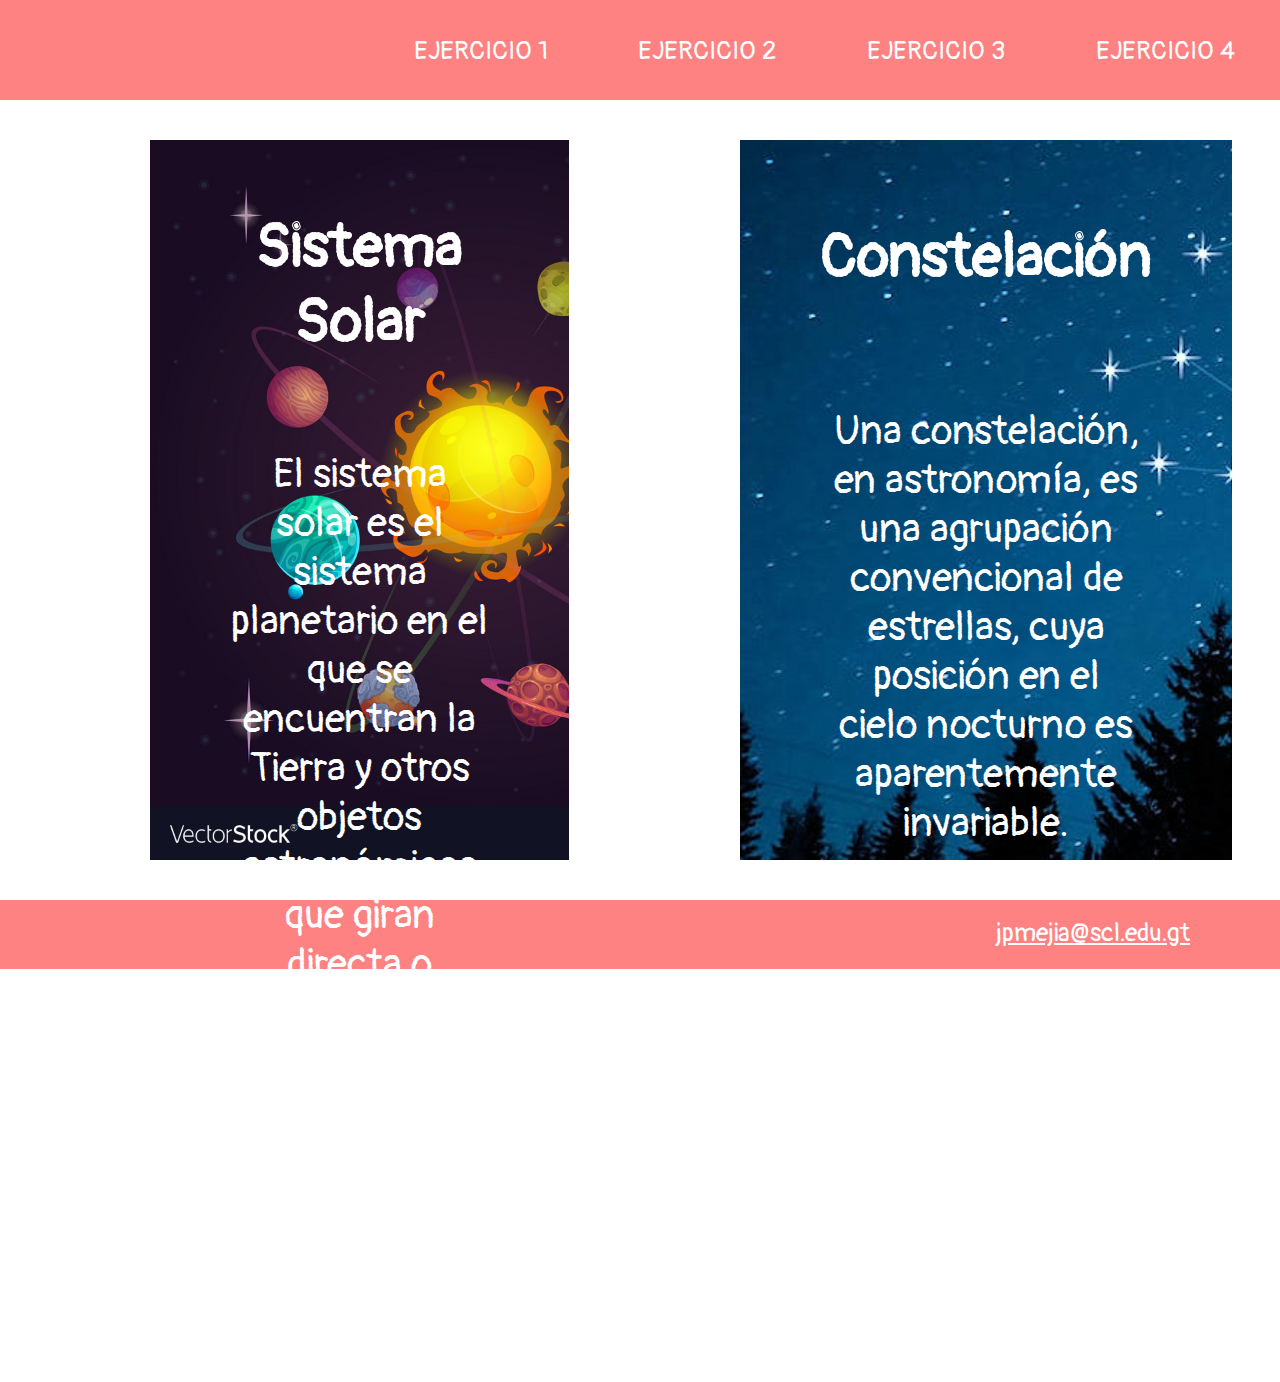
<file: index.html>
<!DOCTYPE html>
<html>
    <head>
        <link href="https://fonts.googleapis.com/css2?family=Pangolin&display=swap" rel="stylesheet">
        
        <meta charset="utf-8">
        <title>El sístema solar</title>
        <link rel="stylesheet" href="css/index.css">
        <link rel="stylesheet" href="css/nav.css">
        <link rel="stylesheet" href="css/footer.css">
    </head>
    <body>
        <header>
            <ul>
                <a href="index.html"><li> EJERCICIO 1</li></a>
                <a href="ejercicio2.html"><li> EJERCICIO 2</li></a>
                <a href="ejercicio3.html"><li> EJERCICIO 3</li></a>
                <li> EJERCICIO 4</li>
            </ul>
        </header>
        
        <article>
            <div class="div1">
            <h1 class="info"> Sistema Solar</h1>
            
            <p class="parrafo1">
                El sistema solar es el sistema planetario en el que se encuentran la Tierra y otros objetos astronómicos que giran directa o indirectamente en una órbita alrededor de una única estrella conocida como el Sol.</p>
            </div>
                
            <div class="div2">
            <h2 class="info1"> Constelación </h2>
                
            <p class="parrafo2">Una constelación, en astronomía, es una agrupación convencional de estrellas, cuya posición en el cielo nocturno es aparentemente invariable.
                </p>
            </div>
        </article>
    <footer>
        <a href="#">jpmejia@scl.edu.gt</a> 
    </footer>
    </body>
    
    <html>
</file>
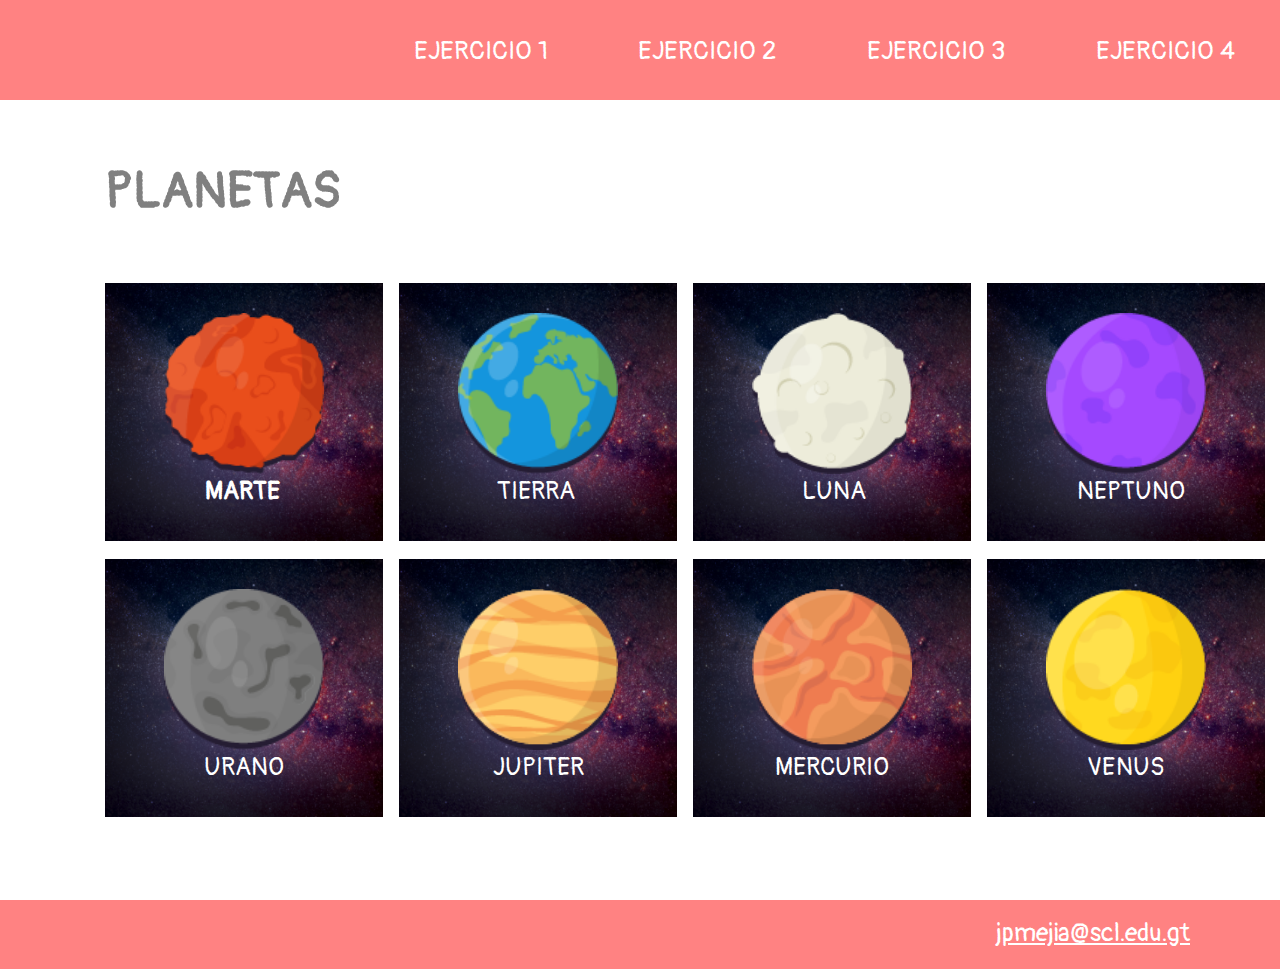
<file: ejercicio2.html>
<!DOCTYPE html>
<html>
    <head>
        <link href="https://fonts.googleapis.com/css2?family=Pangolin&display=swap" rel="stylesheet">
        
        <meta charset="utf-8">
        <link rel="stylesheet" href="css/2.css">
        <link rel="stylesheet" href="css/nav.css">
        <link rel="stylesheet" href="css/footer.css">
        <title>El sístema solar</title>
    </head>
    <body>
        <header>
            <ul>
                <a href="index.html"><li> EJERCICIO 1</li></a>
                <a href="ejercicio2.html"><li> EJERCICIO 2</li></a>
                <a href="ejercicio3.html"><li> EJERCICIO 3</li></a>
                <li> EJERCICIO 4</li>
            </ul>
        </header>
        
        <article> 
            <h5 class="pelo colo">PLANETAS</h5>
            <div class= "caja_img"> 
                <img src="img/Recurso%201.png" width="160" height="161">
                    <h6 class="nariz"> MARTE</h6>
            </div>
            <div class= "caja_img2"> 
                <img src="img/Recurso%202.png" width="160" height="161">
                    <h7 class="nariz2"> TIERRA</h7>
            </div>
            <div class= "caja_img3"> 
                <img src="img/Recurso%203.png" width="160" height="161">
                    <h8 class="nariz3"> LUNA</h8>
            </div>
            <div class= "caja_img4"> 
                <img src="img/Recurso%204.png" width="160" height="161">
                    <h9 class="nariz4"> NEPTUNO</h9>
            </div>
            <div class= "caja_img5"> 
                <img src="img/Recurso%205.png" width="211" height="158">
                    <h10 class="nariz5"> SATURNO</h10>
            </div>
             <div class= "caja_img6"> 
                <img src="img/Recurso%206.png" width="160" height="161">
                    <h11 class="nariz6"> URANO</h11>
            </div>
            <div class= "caja_img7"> 
                <img src="img/Recurso%207.png" width="160" height="161">
                    <h12 class="nariz7"> JUPITER</h12>
            </div>
            <div class= "caja_img8"> 
                <img src="img/Recurso%208.png" width="160" height="161">
                    <h13 class="nariz8"> MERCURIO</h13>
            </div>
            <div class= "caja_img9"> 
                <img src="img/Recurso%209.png" width="160" height="161">
                    <h14 class="nariz9"> VENUS</h14>
            </div>
            <div class= "caja_img10"> 
                <img src="img/5601.png" width="160px" height="161px">
                    <h15 class="nariz10"> SATÉLITE</h15>
            </div>
        </article>
    <footer>
        <a href="#">jpmejia@scl.edu.gt</a> 
    </footer>
    </body>
    
    <html>
</file>
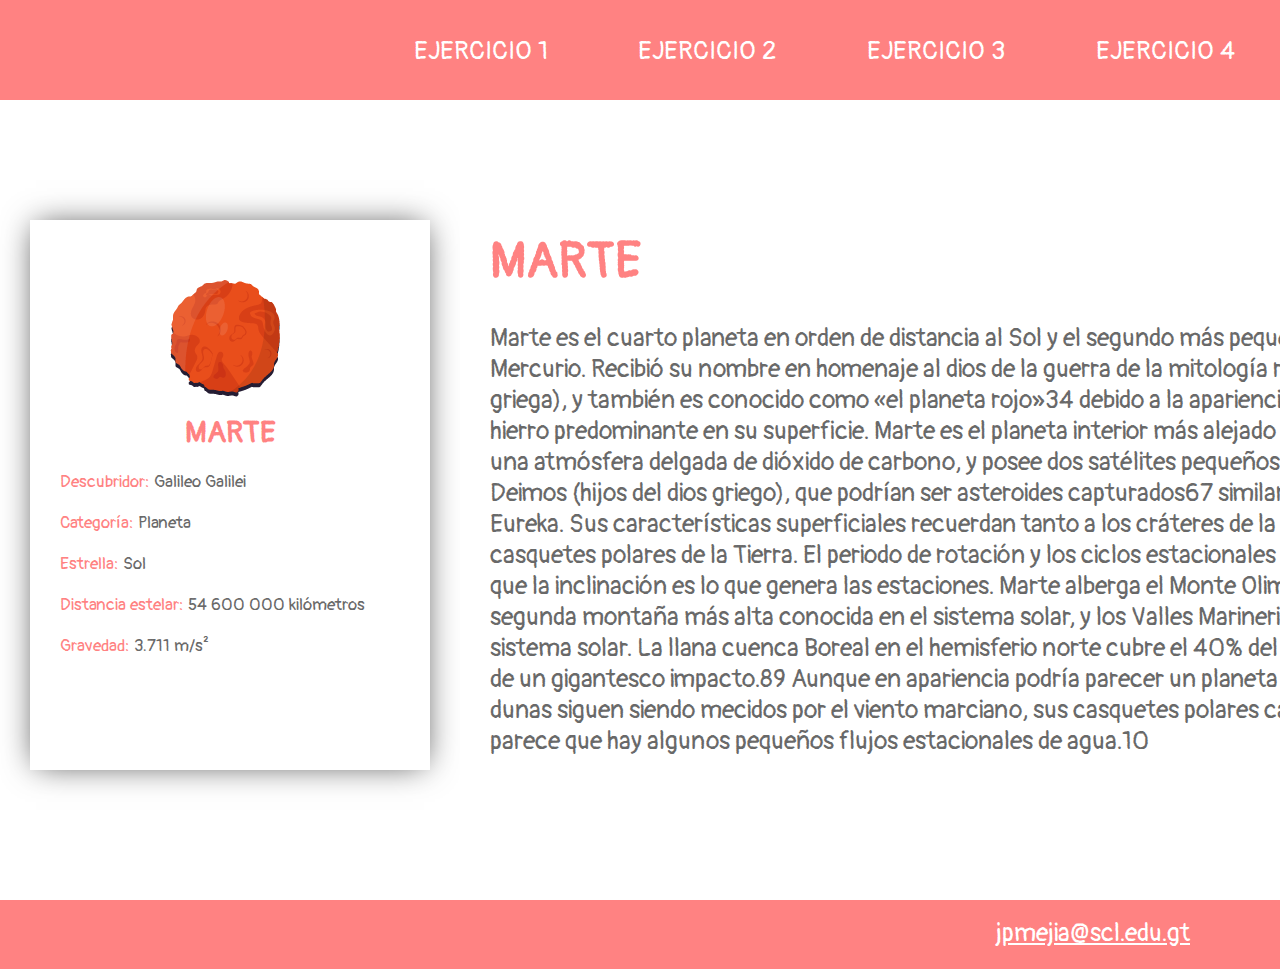
<file: ejercicio3.html>
<!DOCTYPE html>
<html>
    <head>
        <link href="https://fonts.googleapis.com/css2?family=Pangolin&display=swap" rel="stylesheet">
        
        <meta charset="utf-8">
        <link rel="stylesheet" href="css/3.css">
        <link rel="stylesheet" href="css/nav.css">
        <link rel="stylesheet" href="css/footer.css">
        <title>El sístema solar</title>
    </head>
    <body>
        <header>
            <ul>
                <a href="index.html"><li> EJERCICIO 1</li></a>
                <a href="ejercicio2.html"><li> EJERCICIO 2</li></a>
                <a href="ejercicio3.html"><li> EJERCICIO 3</li></a>
                <li> EJERCICIO 4</li>
            </ul>
        </header>
        
        <article>
            <div class="cuadro1">
                <div class="cuadro">
                    <img src="img/Recurso%201.png">
                    <h5> MARTE </h5>
                    <p>Descubridor: <span>Galileo Galilei</span></p>
                    <p>Categoría: <span> Planeta</span></p>
                    <p>Estrella: <span> Sol</span></p>
                    <p>Distancia estelar: <span> 54 600 000 kilómetros</span></p>
                    <p>Gravedad: <span> 3.711 m/s²</span></p>
                </div>
            </div>
            <div class="cuadro2">
                <h6> MARTE </h6>
                    <p>Marte es el cuarto planeta en orden de distancia al Sol y el segundo más pequeño del sistema solar, después de Mercurio. Recibió su nombre en homenaje al dios de la guerra de la mitología romana (Ares en la mitología griega), y también es conocido como «el planeta rojo»3​4​ debido a la apariencia rojiza5​ que le confiere el óxido de hierro predominante en su superficie. Marte es el planeta interior más alejado del Sol. Es un planeta telúrico con una atmósfera delgada de dióxido de carbono, y posee dos satélites pequeños y de forma irregular, Fobos y Deimos (hijos del dios griego), que podrían ser asteroides capturados6​7​ similares al asteroide troyano (5261) Eureka. Sus características superficiales recuerdan tanto a los cráteres de la Luna como a los valles, desiertos y casquetes polares de la Tierra. 
                    El periodo de rotación y los ciclos estacionales son similares a los de la Tierra, ya que la inclinación es lo que genera las estaciones. Marte alberga el Monte Olimpo, el volcán más grande y la segunda montaña más alta conocida en el sistema solar, y los Valles Marineris, uno de los mayores cañones del sistema solar. La llana cuenca Boreal en el hemisferio norte cubre el 40% del planeta y puede ser característica de un gigantesco impacto.8​9​ Aunque en apariencia podría parecer un planeta muerto, no lo es. Sus campos de dunas siguen siendo mecidos por el viento marciano, sus casquetes polares cambian con las estaciones e incluso parece que hay algunos pequeños flujos estacionales de agua.10​
                    </p>
        
            </div>
        </article>
    <footer>
        <a href="#">jpmejia@scl.edu.gt</a> 
    </footer>
    </body>
<html>
</file>
<file: css/index.css>
*{
    margin: 0;
    padding: 0;
    font-family: "Pangolin", cursive;
}
header {
    width: 100%;
    height: 80px;
    background-color: #ff8282;
}
header ul{
    float: right;
    display: flex;
    flex-direction: row;
}
header ul li {
    display: inline-block;
    color: #ffffff;
    font-size: 26px;
    margin: 26px 45px 0px 45px;
}

article {
    width: 100%;
    height: 100%;
    background-color: #ffffff;
    display: flex;
}
.div1{
    width: 680px;
    height: 660px;
    background-image: url(../img/sun.jpg);
    background-repeat: no-repeat;
    background-size: cover;
    margin: 40px;
    margin-right: 1px;
    margin-left: 150PX;
    margin-bottom: 40px;
    padding: 30px 30px 30px 30px;
    text-align: center;
}
.info{
    font-size: 60px;
    font-family: 'Pangolin', cursive;
    display: inline-block;
    color: #ffffff;
    text-align: center;
    margin: 40px;
}
.parrafo1{
    font-size: 40px;
    font-family: 'Pangolin', cursive;
    display: inline-block;
    color: #ffffff;
    text-align: center;
    margin: 50px;
}
.div2{
    width: 720px;
    height: 720px;
    background-image: url(../img/constelacion.jpg);
    background-repeat: no-repeat;
    background-size: cover;
    margin: 40px;
    margin-right: 100px;
    margin-left: 170PX;
    margin-bottom: 40px;
    text-align: center;
}
.info1{
    font-size: 60px;
    font-family: 'Pangolin', cursive;
    display: inline-block;
    color: #ffffff;
    text-align: center;
    margin: 80px;
    margin-bottom: 20px;
    
}
.parrafo2{
    font-size: 40px;
    font-family: 'Pangolin', cursive;
    display: inline-block;
    color: #ffffff;
    text-align: center;
    margin: 92px;
}
</file>
<file: css/nav.css>
*{
    margin: 0;
    padding: 0;
    font-family: "Pangolin", cursive;
    font-size: 5px;
}
header {
    width: 100%;
    height:  100px;
    background-color: #FF8282;
}
header ul {
    float: right;
    display: flex;
    flex-direction: row;
}

header ul li{
    display: inline-block;
    color: #ffffff;
    font-size: 26px;
    margin: 35px 45px 0px 45px;
}

.body {
    width: 1200px;
    height: auto;
    margin: auto;
    padding-top: 50px;
}
</file>
<file: css/footer.css>
footer{
    height: 51px;
    width: auto;
    background-color: #ff8282;
    text-align: end;
    padding-top: 18px;
}
footer a{
    font-size: 25px;
    font-family: 'Pangolin', cursive;
    margin-right: 90px;
    color: #ffffff;
}
</file>
<file: css/2.css>
*{
    margin: 0;
    padding: 0;
}

article{
    height: 800px;
    width: 1650px;
    background-color: #ffffff;
    margin: auto;
    padding-left: 20px;
}
.pelo{
    font-size: 50px;
    font-family: 'Pangolin', cursive;
    display: inline-block;
    margin-top: 60px;
    margin-right: 1445px;
    margin-left: 85px;
}
.colo{
    color: gray;
}
.caja_img{
    width: 278px;
    height: 258px;
    background-image: url(../img/93121.png);
    background-repeat: no-repeat;
    background-size: cover;
    margin-top: 60px;
    margin-left: 40px;
    display: inline-block;
    margin-left: 85px;
    text-align: center;
}
.nariz{
    color: #ffffff;
    font-size: 25px;
    font-family: 'Pangolin', cursive;
    display: inline-block;
    margin-left: 54px;
    margin-right: 58px;
}
.caja_img2{
    width: 278px;
    height: 258px;
    background-image: url(../img/93121.png);
    background-repeat: no-repeat;
    background-size: cover;
    margin-top: 60px;
    margin-left: 40px;
    display: inline-block;
    margin-left: 15px;
    text-align: center;
}
.nariz2{
    color: #ffffff;
    font-size: 25px;
    font-family: 'Pangolin', cursive;
    margin-top: 8px;
    margin-left: 54px;
    margin-right: 58px;
}
.caja_img3{
    width: 278px;
    height: 258px;
    background-image: url(../img/93121.png);
    background-repeat: no-repeat;
    background-size: cover;
    margin-top: 20px;
    margin-left: 60px;
    display: inline-block;
    margin-left: 15px;
    text-align: center;
}
.nariz3{
    color: #ffffff;
    font-size: 25px;
    font-family: 'Pangolin', cursive;
    margin-left: 54px;
    margin-right: 50px;
}
.caja_img4{
    width: 278px;
    height: 258px;
    background-image: url(../img/93121.png);
    background-repeat: no-repeat;
    background-size: cover;
    margin-top: 60px;
    margin-left: 40px;
    display: inline-block;
    margin-left: 15px;
    text-align: center;
}
.nariz4{
    color: #ffffff;
    font-size: 25px;
    font-family: 'Pangolin', cursive;
    margin-left: 50px;
    margin-right: 40px;
}
.caja_img5{
    width: 278px;
    height: 258px;
    background-image: url(../img/93121.png);
    background-repeat: no-repeat;
    background-size: cover;
    margin-top: 15px;
    margin-left: 40px;
    display: inline-block;
    margin-left: 15px;
    text-align: center;
}
.nariz5{
    color: #ffffff;
    font-size: 25px;
    font-family: 'Pangolin', cursive;
    display: inline-block;
    margin-left: 50px;
    margin-right: 40px;
}
.caja_img6{
    width: 278px;
    height: 258px;
    background-image: url(../img/93121.png);
    background-repeat: no-repeat;
    background-size: cover;
    margin-top: 15px;
    margin-left: 40px;
    display: inline-block;
    margin-left: 85px;
    text-align: center;
}
.nariz6{
    color: #ffffff;
    font-size: 25px;
    font-family: 'Pangolin', cursive;
    margin-left: 50px;
    margin-right: 50px;
}
.caja_img7{
    width: 278px;
    height: 258px;
    background-image: url(../img/93121.png);
    background-repeat: no-repeat;
    background-size: cover;
    margin-top: 15px;
    margin-left: 40px;
    display: inline-block;
    margin-left: 15px;
    text-align: center;
}
.nariz7{
    color: #ffffff;
    font-size: 25px;
    font-family: 'Pangolin', cursive;
    margin-left: 50px;
    margin-right: 50px;
}
.caja_img8{
    width: 278px;
    height: 258px;
    background-image: url(../img/93121.png);
    background-repeat: no-repeat;
    background-size: cover;
    margin-top: 15px;
    margin-left: 40px;
    display: inline-block;
    margin-left: 15px;
    text-align: center;
}
.nariz8{
    color: #ffffff;
    font-size: 25px;
    font-family: 'Pangolin', cursive;
    margin-left: 50px;
    margin-right: 50px;
}
.caja_img9{
    width: 278px;
    height: 258px;
    background-image: url(../img/93121.png);
    background-repeat: no-repeat;
    background-size: cover;
    margin-top: 15px;
    margin-left: 40px;
    display: inline-block;
    margin-left: 15px;
    text-align: center;
}
.nariz9{
    color: #ffffff;
    font-size: 25px;
    font-family: 'Pangolin', cursive;
    margin-left: 50px;
    margin-right: 50px;
}
.caja_img10{
    width: 278px;
    height: 258px;
    background-image: url(../img/93121.png);
    background-repeat: no-repeat;
    background-size: cover;
    margin-top: 15px;
    margin-left: 40px;
    display: inline-block;
    margin-left: 15px;
    text-align: center;
}
.nariz10{
     color: #ffffff;
    font-size: 25px;
    font-family: 'Pangolin', cursive;
    margin-left: 50px;
    margin-right: 50px;
}
img{
    margin-top: 30px;
    text-align: center;
    align-content: center;
}
</file>
<file: css/3.css>
*{
    margin: 0;
    padding: 0;
}

article{
    height: 750px;
    width: 1650px;
    background-color: #ffffff;
    margin: auto;
    margin-top: 50px;
}
.cuadro1{
    width: 460px;
    height: 700px;
    background-color: #ffffff;
    float: left;
}
.cuadro{
    width: 340px;
    height: 430px;
    background-color: #ffffff;
    margin: auto;
    margin-top: 70px;
    -webkit-box-shadow: 0px 0px 31px -6px rgba(0,0,0,0.75);
    -moz-box-shadow: 0px 0px 31px -6px rgba(0,0,0,0.75);
    box-shadow: 0px 0px 31px -6px rgba(0,0,0,0.75);
    padding-top: 60px;
    padding-left: 30px;
    padding-right: 30px;
    padding-bottom: 60px;
}
.cuadro p{
    font-size: 17px;
    font-family: 'Pangolin', cursive;
    color: #FF8282;
    text-align: left;
    margin-top: 20px;
}
.cuadro h5{
    font-size: 30px;
    font-family: 'Pangolin', cursive;
    margin-top: 15px;
    color: #FF8282;
    text-align: center;
}
.cuadro span{
    color: dimgray;
    font-size: 17px;
}
.cuadro img{
    margin-left: 110px;
}
.cuadro2{
    width: 1190px;
    height: 700px;
    background-color: #FFFFFF;
    float: left;
}
.cuadro2 h6{
    font-size: 50px;
    font-family: 'Pangolin', cursive;
    margin-top: 15px;
    color: #FF8282;
    margin-top: 80px;
    margin-left: 30px;
}
.cuadro2 p{
    font-size: 25px;
    font-family: 'Pangolin', cursive;
    margin-top: 15px;
    color: dimgray;
    margin-top: 30px;
    margin-left: 30px;
}
</file>
